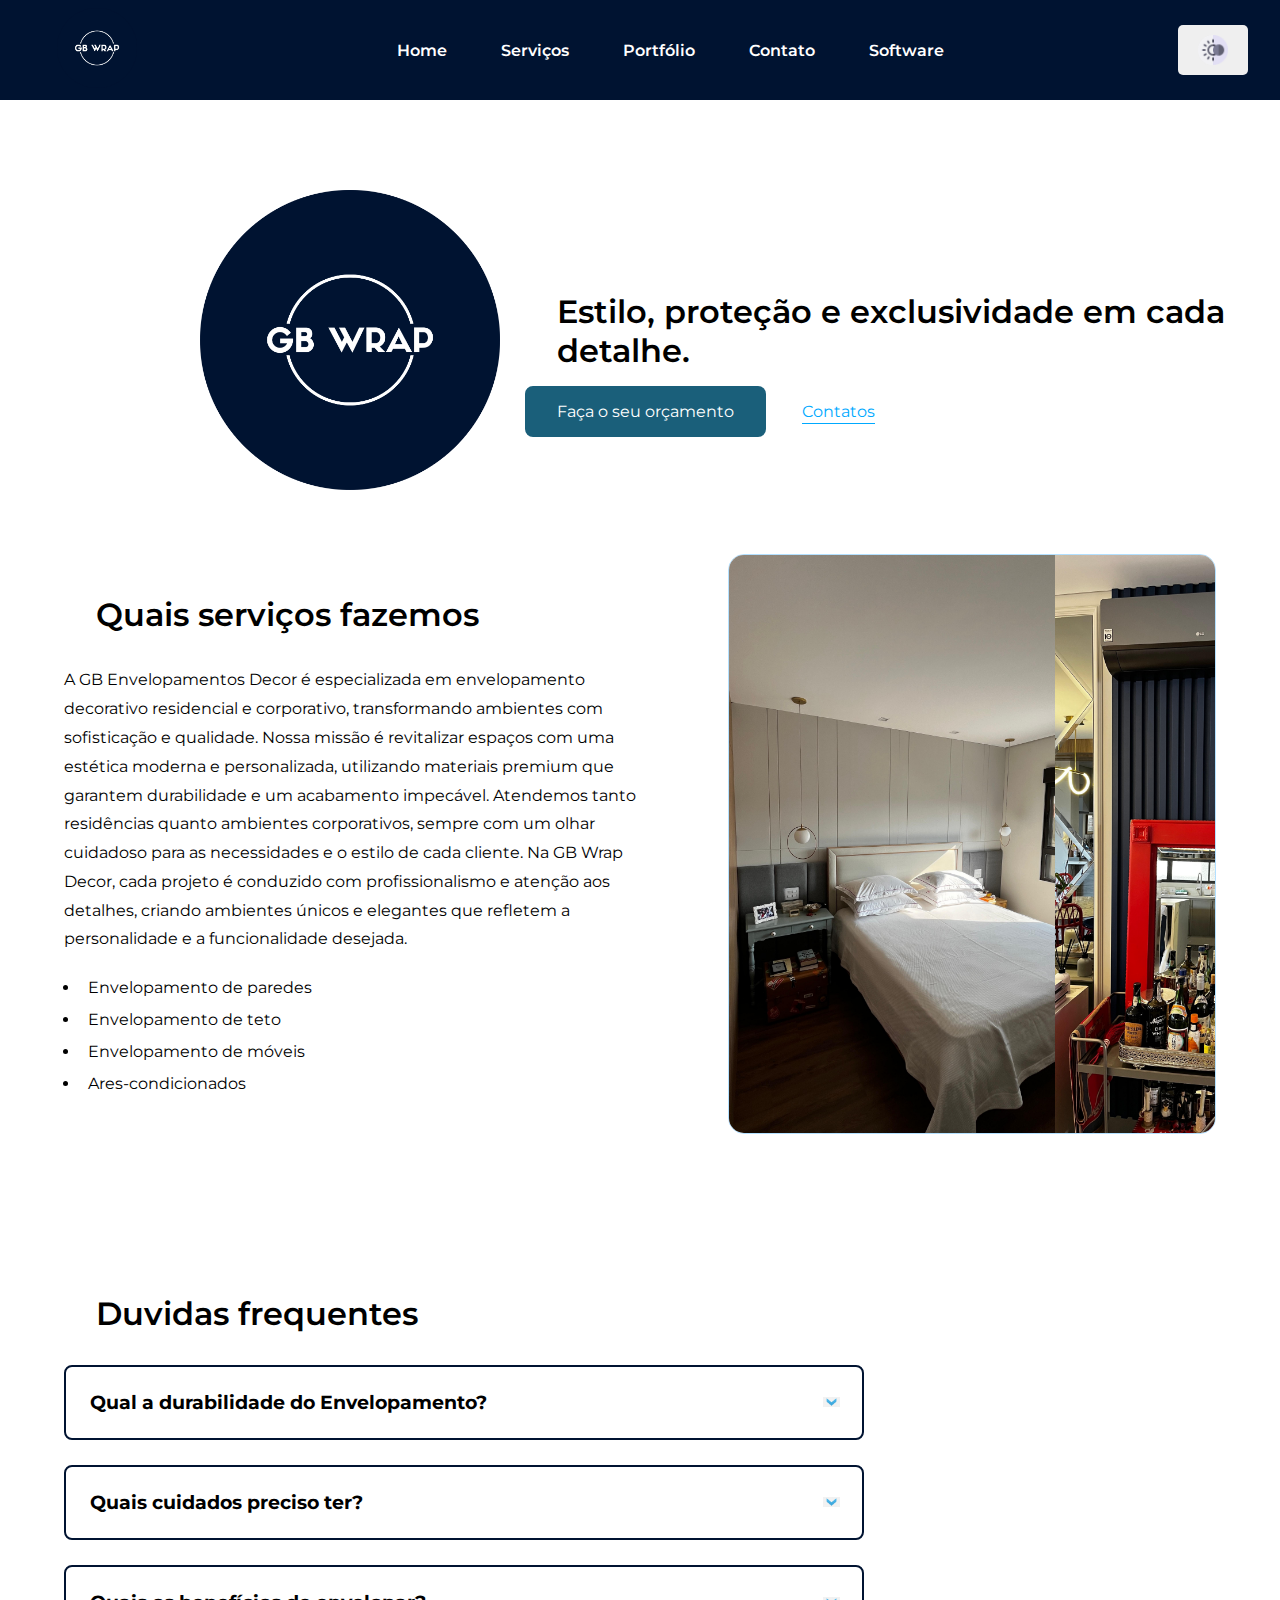
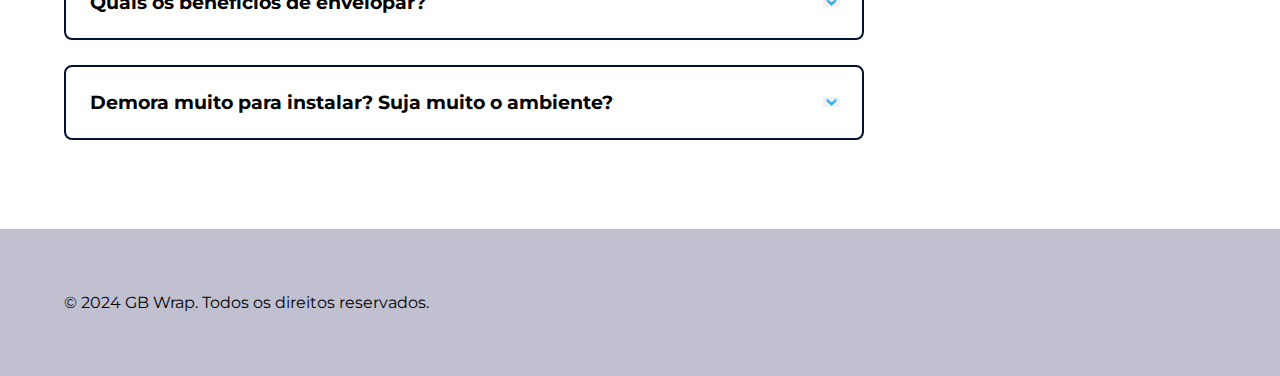
<file: index.html>
<!DOCTYPE html>
<html>
  <head>
    <title>Home</title>
    <meta
      name="description"
      content="Make sure your beloved pet enjoys a long and joyful life."
    />

    <link rel="stylesheet" href="../css/styles.css" />
    <link rel="preconnect" href="https://fonts.googleapis.com" />
    <link rel="preconnect" href="https://fonts.gstatic.com" crossorigin />
    <link
      href="https://fonts.googleapis.com/css2?family=Montserrat:wght@400;600&display=swap"
      rel="stylesheet"
    />
  </head>

  <body>
    <header>
      <a href="index.html">
        <img
          class="logohe"
          src="./imagens/LOGO GB WRAP - AZUL.png"
          alt="GB logo"
        />
      </a>

      <nav>
        <a href="index.html" class="active">Home</a>
        <a href="./paginas/servicos.html">Serviços</a>
        <a href="./paginas/portifolio.html">Portfólio</a>
        <a href="./paginas/contato.html">Contato</a>
        <a href="./paginas/software.html">Software</a>
      </nav>
      <button class="toggle-button" onclick="toggleScheme()">
        <img src="../assets/5262027.png" alt="" />
      </button>
    </header>

    <main>
      <section id="home">
        <img
          id="main-logo"
          class="logo"
          src="./imagens/LOGO GB WRAP - AZUL.png"
          alt=""
          width="300"
          height="300"
        />

        <div>
          <h1>Estilo, proteção e exclusividade em cada detalhe.</h1>
          <a class="button" href="https://wa.me/5511998116279" target="_blank"
            >Faça o seu orçamento</a
          >
          <a class="button-transparent" href="/paginas/contato.html"
            >Contatos</a
          >
        </div>

        <img class="absolute" src="./imagens/shape.png" alt="" />
      </section>

      <section id="shop-cv">
        <div>
          <h2>Quais serviços fazemos</h2>
          <p class="paragraph">
            A GB Envelopamentos Decor é especializada em envelopamento
            decorativo residencial e corporativo, transformando ambientes com
            sofisticação e qualidade. Nossa missão é revitalizar espaços com uma
            estética moderna e personalizada, utilizando materiais premium que
            garantem durabilidade e um acabamento impecável. Atendemos tanto
            residências quanto ambientes corporativos, sempre com um olhar
            cuidadoso para as necessidades e o estilo de cada cliente. Na GB
            Wrap Decor, cada projeto é conduzido com profissionalismo e atenção
            aos detalhes, criando ambientes únicos e elegantes que refletem a
            personalidade e a funcionalidade desejada.
          </p>

          <ul>
            <li>Envelopamento de paredes</li>
            <li>Envelopamento de teto</li>
            <li>Envelopamento de móveis</li>
            <li>Ares-condicionados</li>
          </ul>
        </div>
        <div class="carrossel">
          <div class="container" id="img-div">
            <img class="img-e" src="./imagens/carrossel-1.jpeg" alt="img-1" />
            <img class="img-e" src="./imagens/carrossel-2.jpeg" alt="img-2" />
            <img class="img-e" src="./imagens/carrossel-3.jpeg" alt="img-3" />
            <img class="img-e" src="./imagens/carrossel-4.jpeg" alt="img-4" />
            <img class="img-e" src="./imagens/carrossel-5.jpeg" alt="img-5" />
            <img class="img-e" src="./imagens/carrossel-6.jpeg" alt="img-6" />
            <img class="img-e" src="./imagens/carrossel-7.jpeg" alt="img-7" />
            <img class="img-e" src="./imagens/carrossel-8.jpeg" alt="img-8" />
            <img class="img-e" src="./imagens/carrossel-9.jpeg" alt="img-9" />
            <img class="img-e" src="./imagens/carrossel-10.jpeg" alt="img-10" />
          </div>
        </div>
      </section>

      <section id="duvidas">
        <div>
          <h2>Duvidas frequentes</h2>

          <div class="duvida">
            <h3>Qual a durabilidade do Envelopamento?</h3>
            <img height="10" width="17" src="./imagens/arrow-down.png" alt="" />
            <p class="paragraph">
              A durabilidade dos adesivos varia conforme os cuidados e exposição
              à intempéries. Em ficha técnica, o adesivo dura até 8 anos. Em um
              cenário onde o adesivo não vai ficar exposto e não receber muito
              contato, igual em uma parede por exemplo, imagino uma durabilidade
              superior à 8 anos.
            </p>
          </div>
          <div class="duvida">
            <h3>Quais cuidados preciso ter?</h3>
            <img height="10" width="17" src="./imagens/arrow-down.png" alt="" />
            <p class="paragraph">
              Antes de aplicar o adesivo: Recomendamos que a superfície esteja
              limpa, lisa e livre de infiltrações. Após a aplicação: O adesivo é
              resistente e impermeável, mas recomendamos evitar atritos que
              possam rasgá-lo ou cortá-lo. Ele não impregna sujeira, e a limpeza
              pode ser feita facilmente com um pano úmido, sem risco de danos.
            </p>
          </div>
          <div class="duvida">
            <h3>Quais os benefícios de envelopar?</h3>
            <img height="10" width="17" src="./imagens/arrow-down.png" alt="" />
            <p class="paragraph">
              O envelopamento decorativo pode ter um custo inicial mais alto que
              a pintura por exemplo, mas compensa pela durabilidade superior e
              pelo acabamento sofisticado. Além de oferecer um visual mais
              moderno e personalizado, o adesivo protege a superfície, é de
              fácil manutenção e evita retoques frequentes, garantindo um
              investimento que vale a pena a longo prazo.
            </p>
          </div>
          <div class="duvida">
            <h3>Demora muito para instalar? Suja muito o ambiente?</h3>
            <img height="10" width="17" src="./imagens/arrow-down.png" alt="" />
            <p class="paragraph">
              O envelopamento decorativo é instalado de forma rápida e prática,
              dependendo da área aplicada. Diferente da pintura, ele não faz
              sujeira, não deixa cheiro forte e o ambiente pode ser usado
              imediatamente após a aplicação, tornando-se uma opção muito mais
              conveniente.
            </p>
          </div>
        </div>
      </section>
    </main>
    <footer>
      <p>&copy; 2024 GB Wrap. Todos os direitos reservados.</p>
    </footer>
    <script src="./scripts/script.js"></script>
  </body>
</html>
</file>
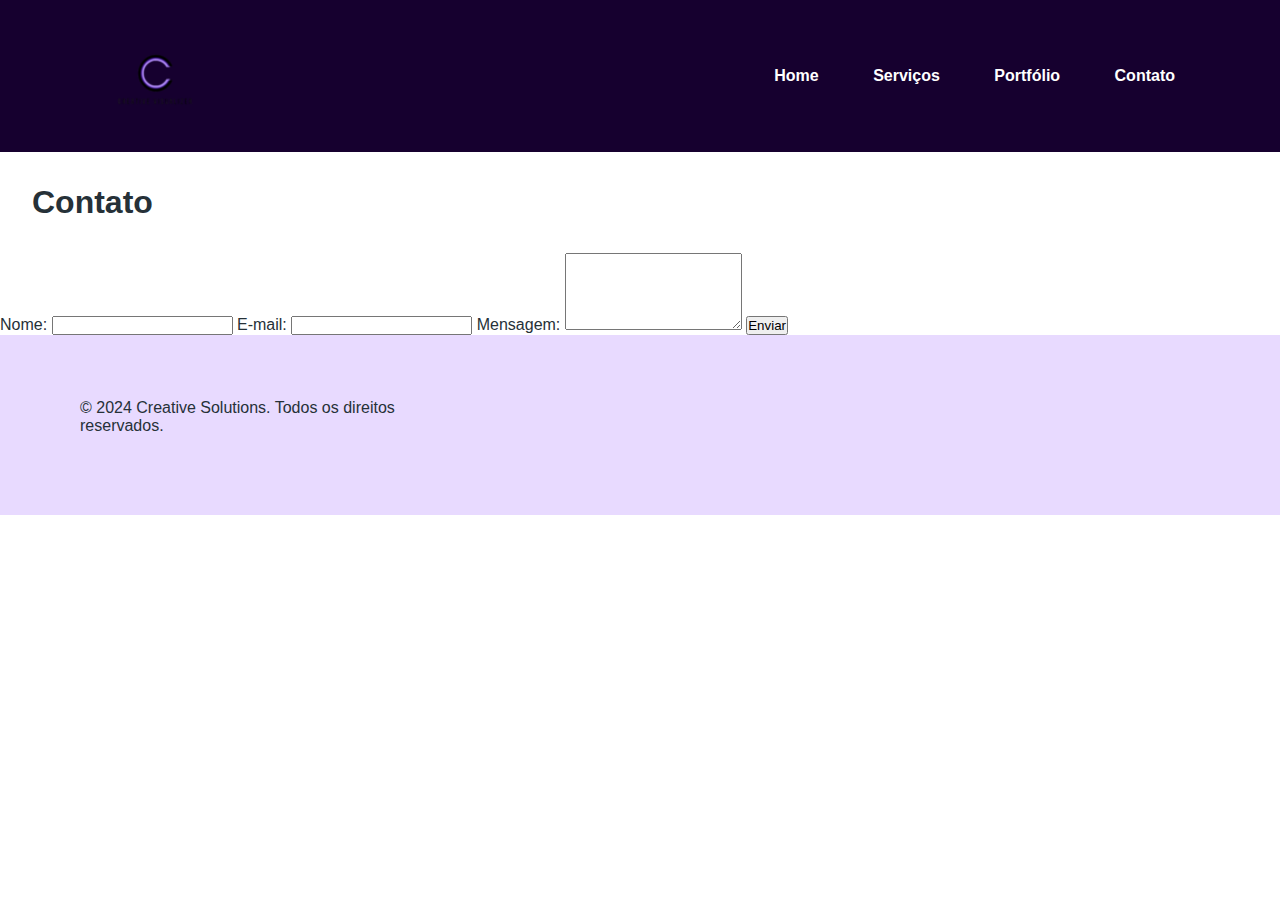
<file: contato.html>
<!DOCTYPE html>
<html lang="pt-BR">
<head>
    <meta charset="UTF-8">
    <meta name="viewport" content="width=device-width, initial-scale=1.0">
    <title>Contato - Creative Solutions</title>
    <link rel="stylesheet" href="index.css">
</head>
<body>
    <header>
        <a href="index.html">
            <img src="images-loja/logo_cv_small.png" alt="CV logo">
        </a>
        <nav>
            <a href="index.html">Home</a>
            <a href="servicos.html">Serviços</a>
            <a href="portifolio.html">Portfólio</a>
            <a href="contato.html">Contato</a>
        </nav>
    </header>
    <main>
        <section id="form-contato">
            <h1>Contato</h1>
            <form id="contact-form">
                <label for="name">Nome:</label>
                <input type="text" id="name" name="name" required>

                <label for="email">E-mail:</label>
                <input type="email" id="email" name="email" required>

                <label for="message">Mensagem:</label>
                <textarea id="message" name="message" rows="5" required></textarea>

                <button type="submit">Enviar</button>
            </form>
        </section>
    </main>
    <footer>
        <p>&copy; 2024 Creative Solutions. Todos os direitos reservados.</p>
    </footer>
    <script>
        const form = document.getElementById('contact-form');
        form.addEventListener('submit', (e) => {
            e.preventDefault();
            const name = document.getElementById('name').value;
            const email = document.getElementById('email').value;
            const message = document.getElementById('message').value;
            window.location.href = `mailto:contato@creative.com?subject=Contato de ${name}&body=${message} (Email: ${email})`;
        });
    </script>
</body>
</html>
</file>
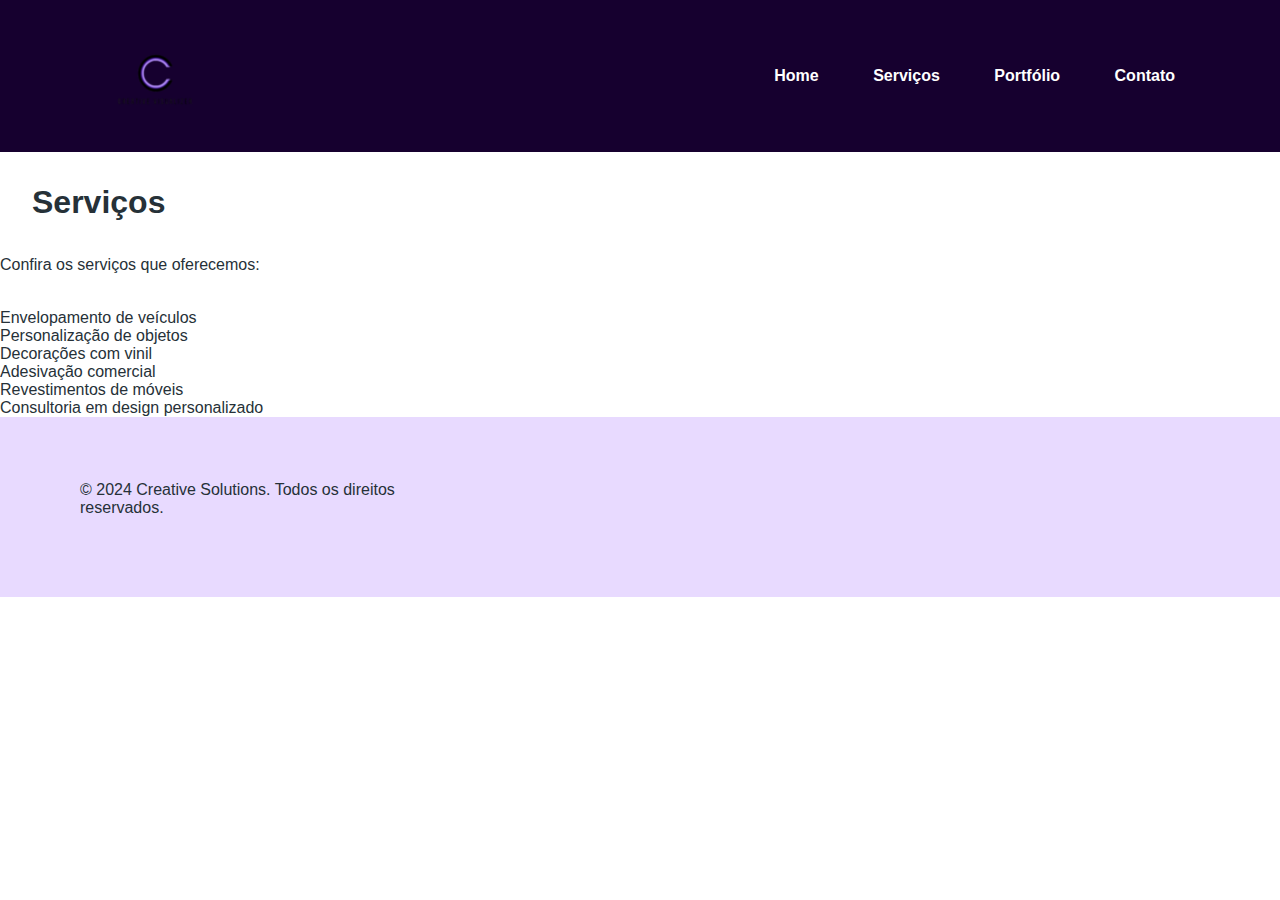
<file: servicos.html>
<!DOCTYPE html>
<html lang="pt-BR">
<head>
    <meta charset="UTF-8">
    <meta name="viewport" content="width=device-width, initial-scale=1.0">
    <title>Serviços - Creative Solutions</title>
    <link rel="stylesheet" href="index.css">
</head>
<body>
    <header>
        <a href="index.html">
            <img src="images-loja/logo_cv_small.png" alt="CV logo">
        </a>
        <nav>
            <a href="index.html">Home</a>
            <a href="servicos.html">Serviços</a>
            <a href="portifolio.html">Portfólio</a>
            <a href="contato.html">Contato</a>
        </nav>
    </header>
    <main>
        <section>
            <h1>Serviços</h1>
            <p class="paragraph">Confira os serviços que oferecemos:</p>
            <ul>
                <li>Envelopamento de veículos</li>
                <li>Personalização de objetos</li>
                <li>Decorações com vinil</li>
                <li>Adesivação comercial</li>
                <li>Revestimentos de móveis</li>
                <li>Consultoria em design personalizado</li>
            </ul>
        </section>
    </main>
    <footer>
        <p>&copy; 2024 Creative Solutions. Todos os direitos reservados.</p>
    </footer>
</body>
</html>
</file>
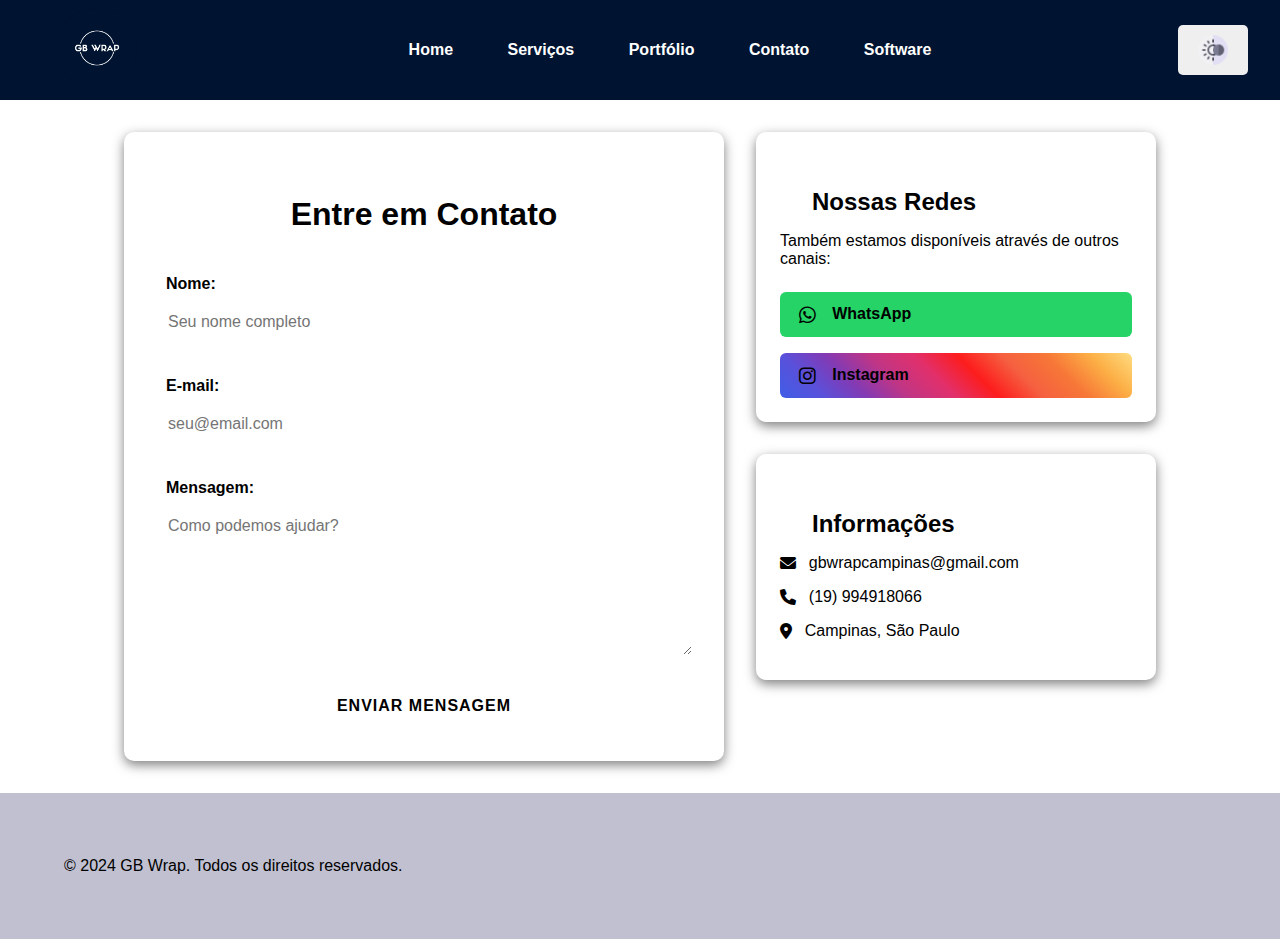
<file: paginas/contato.html>
<!DOCTYPE html>
<html lang="pt-BR">
  <head>
    <meta charset="UTF-8" />
    <meta name="viewport" content="width=device-width, initial-scale=1.0" />
    <title>Contato</title>
    <link rel="stylesheet" href="../css/styles.css" />
    <link rel="stylesheet" href="../css/formContato.css" />
    <link
      rel="stylesheet"
      href="https://cdnjs.cloudflare.com/ajax/libs/font-awesome/6.0.0-beta3/css/all.min.css"
    />
  </head>
  <body>
    <header>
      <a href="index.html">
        <img
          class="logohe"
          src="/imagens/LOGO GB WRAP - AZUL.png"
          alt="CV logo"
        />
      </a>
      <nav>
        <a href="../index.html">Home</a>
        <a href="servicos.html">Serviços</a>
        <a href="portifolio.html">Portfólio</a>
        <a href="contato.html" class="active">Contato</a>
        <a href="software.html">Software</a>
      </nav>
      <button class="toggle-button" onclick="toggleScheme()">
        <img src="/assets/5262027.png" alt="Toggle dark/light mode" />
      </button>
    </header>
    <main class="contact-container">
      <section id="form-contato">
        <h1>Entre em Contato</h1>
        <form
          id="contact-form"
          action="formsubmit.co/gubertuzzi@gmail.com"
          method="POST"
        >
          <div class="form-group">
            <label for="name">Nome:</label>
            <input
              type="text"
              id="name"
              name="name"
              required
              placeholder="Seu nome completo"
            />
          </div>

          <div class="form-group">
            <label for="email">E-mail:</label>
            <input
              type="email"
              id="eemail"
              name="email"
              required
              placeholder="seu@email.com"
            />
          </div>

          <div class="form-group">
            <label for="message">Mensagem:</label>
            <textarea
              id="message"
              name="message"
              rows="5"
              required
              placeholder="Como podemos ajudar?"
            ></textarea>
          </div>

          <button type="submit" class="btn-submit">Enviar Mensagem</button>
        </form>
      </section>

      <section class="contact-methods">
        <div class="social-media">
          <h2>Nossas Redes</h2>
          <p>Também estamos disponíveis através de outros canais:</p>

          <div class="social-links">
            <a href="https://wa.me/5519994918066" class="social-link whatsapp">
              <i class="fab fa-whatsapp"></i>
              <span>WhatsApp</span>
            </a>

            <a
              href="https://www.instagram.com/gb_envelopamentos/"
              class="social-link instagram"
            >
              <i class="fab fa-instagram"></i>
              <span>Instagram</span>
            </a>
          </div>
        </div>

        <div class="contact-info">
          <h2>Informações</h2>
          <p><i class="fas fa-envelope"></i> gbwrapcampinas@gmail.com</p>
          <p><i class="fas fa-phone"></i> (19) 994918066</p>
          <p><i class="fas fa-map-marker-alt"></i> Campinas, São Paulo</p>
        </div>
      </section>
    </main>
    <footer>
      <p>&copy; 2024 GB Wrap. Todos os direitos reservados.</p>
    </footer>
    <script src="../scripts/script.js"></script>
  </body>
</html>
</file>
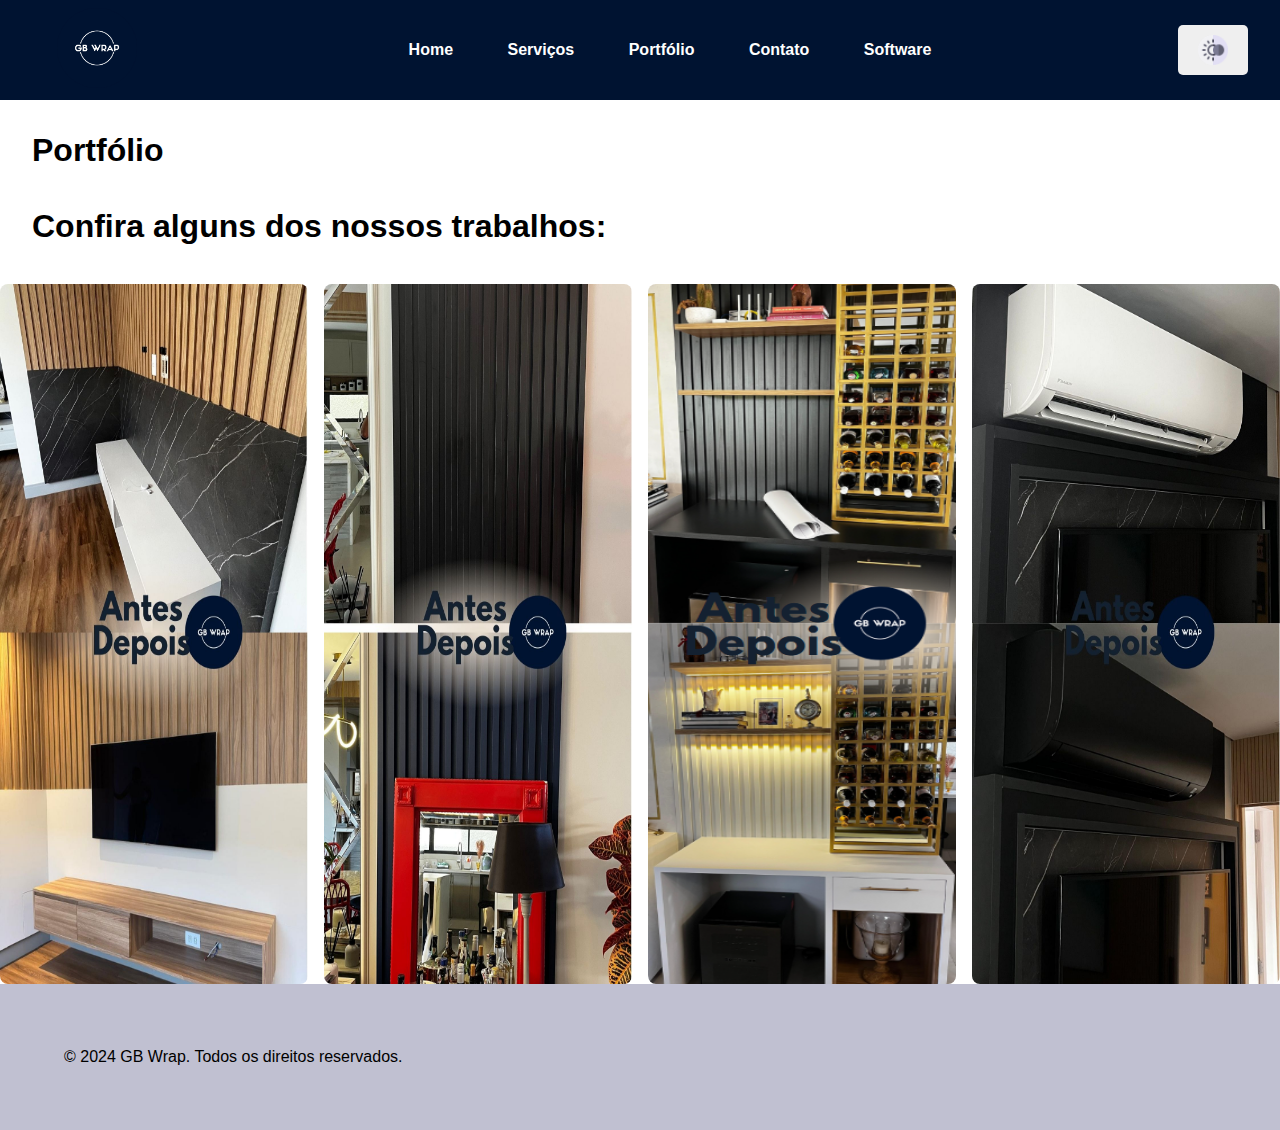
<file: paginas/portifolio.html>
<!DOCTYPE html>
<html lang="pt-BR">
  <head>
    <meta charset="UTF-8" />
    <meta name="viewport" content="width=device-width, initial-scale=1.0" />
    <title>Portfólio</title>
    <link rel="stylesheet" href="../css/styles.css" />
  </head>
  <body>
    <header>
      <a href="index.html">
        <img
          class="logohe"
          src="/imagens/LOGO GB WRAP - AZUL.png"
          alt="CV logo"
        />
      </a>
      <nav>
        <a href="../index.html">Home</a>
        <a href="servicos.html">Serviços</a>
        <a href="portifolio.html" class="active">Portfólio</a>
        <a href="contato.html">Contato</a>
        <a href="software.html">Software</a>
      </nav>
      <button class="toggle-button" onclick="toggleScheme()">
        <img src="/assets/5262027.png" alt="" />
      </button>
    </header>
    <main>
      <section>
        <h1>Portfólio</h1>
        <h2 class="paragraph">Confira alguns dos nossos trabalhos:</h2>

        <div class="portifolio-gallery">
          <img
            src="../imagens/AD PAINEL.jpg"
            alt="Trabalho 1"
            width="300"
            height="700"
          />
          <img
            src="../imagens/AD RIP.jpg"
            alt="Trabalho 2"
            width="300"
            height="700"
          />
          <img
            src="../imagens/AD BALC.png"
            alt="Trabalho 3"
            width="300"
            height="700"
          />
          <img
            src="../imagens/AD AR.jpg"
            alt="Trabalho 4"
            width="300"
            height="700"
          />
        </div>
      </section>
    </main>
    <footer>
      <p>&copy; 2024 GB Wrap. Todos os direitos reservados.</p>
    </footer>

    <script src="../scripts/script.js"></script>
  </body>
</html>
</file>
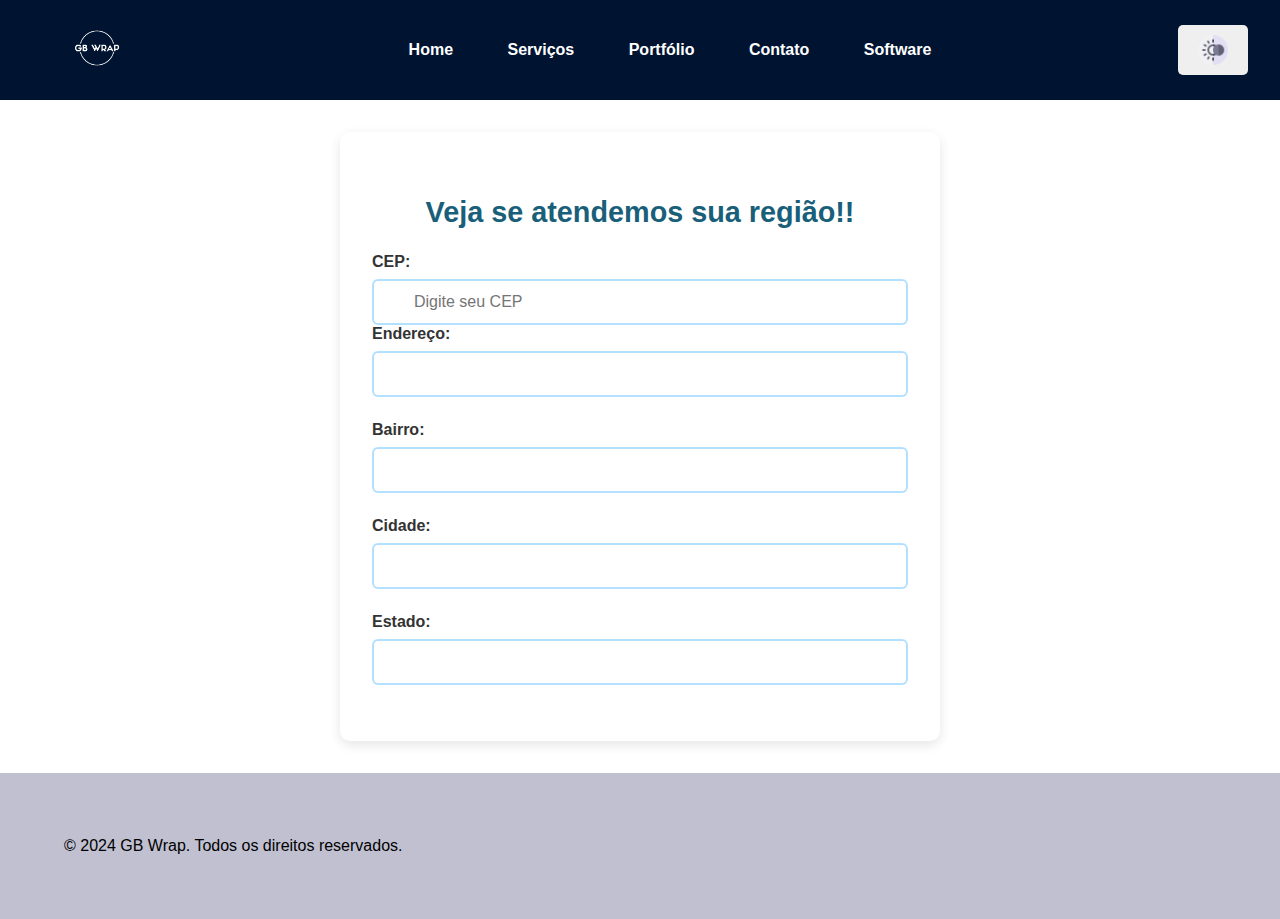
<file: paginas/servicos.html>
<!DOCTYPE html>
<html lang="pt-BR">
  <head>
    <meta charset="UTF-8" />
    <meta name="viewport" content="width=device-width, initial-scale=1.0" />
    <title>Serviços</title>
    <link rel="stylesheet" href="../css/styles.css" />
    <link rel="stylesheet" href="../css/formCep.css" />
    <script></script>
  </head>
  <body>
    <header>
      <a href="index.html">
        <img
          class="logohe"
          src="/imagens/LOGO GB WRAP - AZUL.png"
          alt="CV logo"
        />
      </a>
      <nav>
        <a href="../index.html">Home</a>
        <a href="servicos.html" class="active">Serviços</a>
        <a href="portifolio.html">Portfólio</a>
        <a href="contato.html">Contato</a>
        <a href="software.html">Software</a>
      </nav>
      <button class="toggle-button" onclick="toggleScheme()">
        <img src="/assets/5262027.png" alt="" />
      </button>
    </header>
    <main>
      <section class="formregiao">
        <h2>Veja se atendemos sua região!!</h2>
        
        <div class="form-group cep-input">
          <label for="cep">CEP:</label>
          <input
            type="text"
            id="cep"
            name="cep"
            maxlength="9"
            onblur="onCepBlur(event)"
            placeholder="Digite seu CEP"
          />
        
        <div class="form-group">
            <label for="endereco">Endereço:</label>
            <input type="text" id="endereco" readonly>
        </div>
        
        <div class="form-group">
            <label for="bairro">Bairro:</label>
            <input type="text" id="bairro" readonly>
        </div>
        
        <div class="form-group">
            <label for="cidade">Cidade:</label>
            <input type="text" id="cidade" readonly>
        </div>
        
        <div class="form-group">
            <label for="estado">Estado:</label>
            <input type="text" id="estado" readonly>
        </div>

        <p
            id="mensagem"
            style="display: none; margin-top: 10px; font-weight: bold"
          ></p>
    </section>
    </main>
    <footer>
      <p>&copy; 2024 GB Wrap. Todos os direitos reservados.</p>
    </footer>

    <script src="../scripts/script.js"></script>
  </body>
</html>
</file>
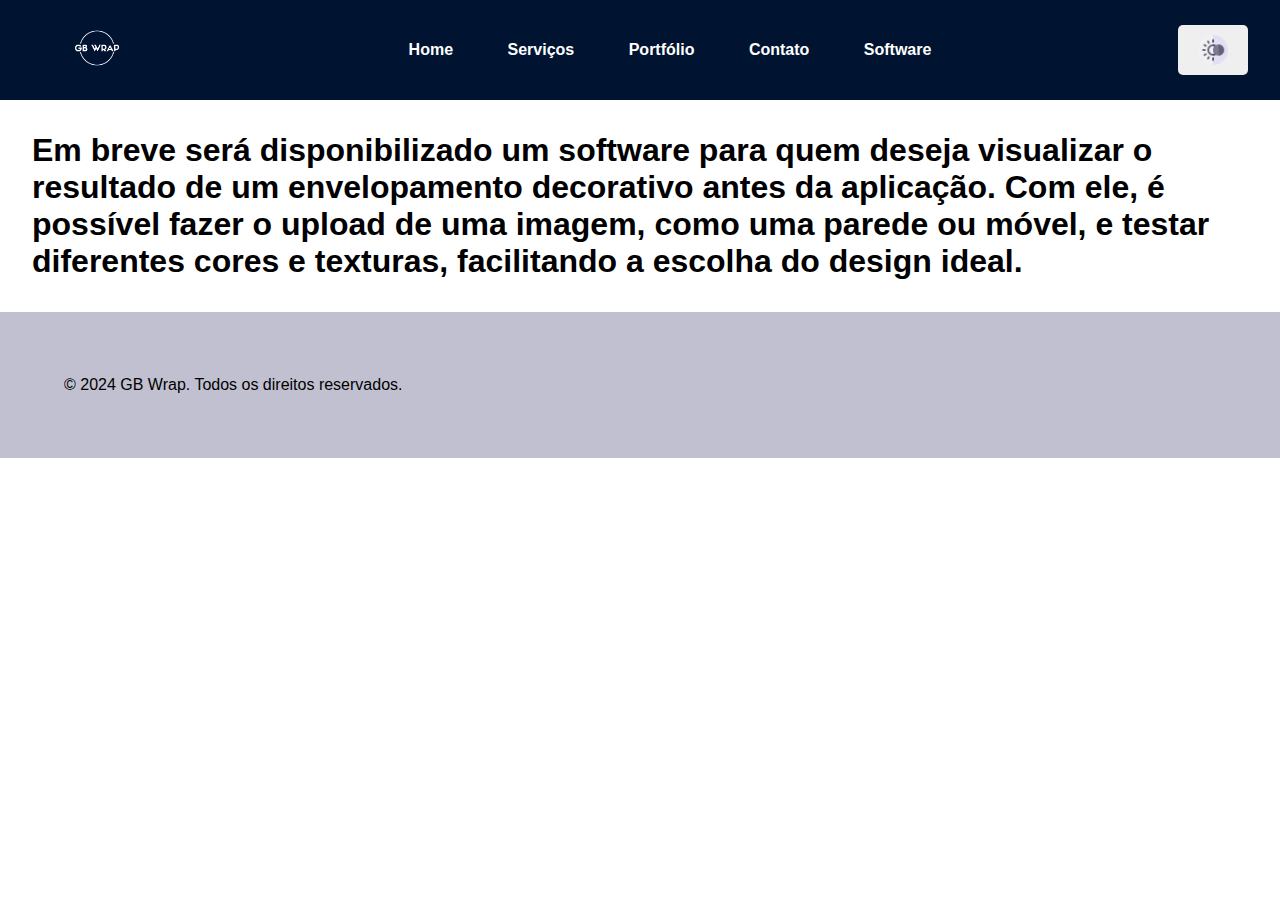
<file: paginas/software.html>
<!DOCTYPE html>
<html lang="pt-BR">
  <head>
    <meta charset="UTF-8" />
    <meta name="viewport" content="width=device-width, initial-scale=1.0" />
    <title>Portfólio - Creative Solutions</title>
    <link rel="stylesheet" href="../css/styles.css" />
  </head>
  <body>
    <header>
      <a href="index.html">
        <img
          class="logohe"
          src="/imagens/LOGO GB WRAP - AZUL.png"
          alt="CV logo"
        />
      </a>
      <nav>
        <a href="../index.html">Home</a>
        <a href="./servicos.html">Serviços</a>
        <a href="./portifolio.html">Portfólio</a>
        <a href="./contato.html">Contato</a>
        <a href="software.html" class="active">Software</a>
      </nav>
      <button class="toggle-button" onclick="toggleScheme()">
        <img src="/assets/5262027.png" alt="" />
      </button>
    </header>
    <main>
      <section>
        <h1>
          Em breve será disponibilizado um software para quem deseja visualizar
          o resultado de um envelopamento decorativo antes da aplicação. Com
          ele, é possível fazer o upload de uma imagem, como uma parede ou
          móvel, e testar diferentes cores e texturas, facilitando a escolha do
          design ideal.
        </h1>
      </section>
    </main>
    <footer>
      <p>&copy; 2024 GB Wrap. Todos os direitos reservados.</p>
    </footer>
    <script src="../scripts/script.js"></script>
  </body>
</html>
</file>
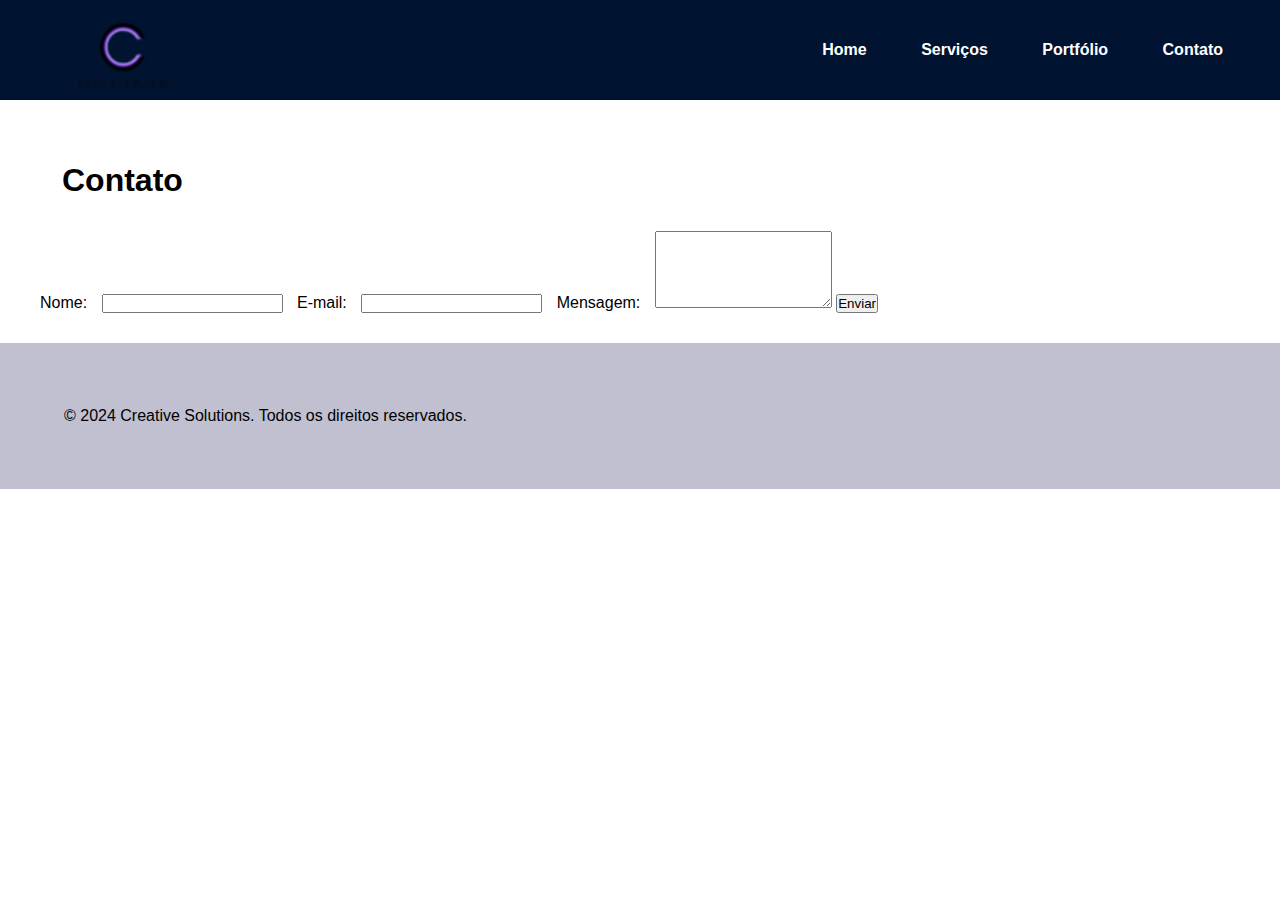
<file: src/contato.html>
<!DOCTYPE html>
<html lang="pt-BR">
<head>
    <meta charset="UTF-8">
    <meta name="viewport" content="width=device-width, initial-scale=1.0">
    <title>Contato - Creative Solutions</title>
    <link rel="stylesheet" href="../css/styles.css">
</head>
<body>
    <header>
        <a href="index.html">
            <img src="../assets/images-loja/logo_cv_small.png" alt="CV logo">
        </a>
        <nav>
            <a href="index.html">Home</a>
            <a href="servicos.html">Serviços</a>
            <a href="portifolio.html">Portfólio</a>
            <a href="contato.html">Contato</a>
        </nav>
    </header>
    <main>
        <section id="form-contato">
            <h1>Contato</h1>
            <form id="contact-form">
                <label for="name">Nome:</label>
                <input type="text" id="name" name="name" required>

                <label for="email">E-mail:</label>
                <input type="email" id="email" name="email" required>

                <label for="message">Mensagem:</label>
                <textarea id="message" name="message" rows="5" required></textarea>

                <button type="submit">Enviar</button>
            </form>
        </section>
    </main>
    <footer>
        <p>&copy; 2024 Creative Solutions. Todos os direitos reservados.</p>
    </footer>
    <script>
        const form = document.getElementById('contact-form');
        form.addEventListener('submit', (e) => {
            e.preventDefault();
            const name = document.getElementById('name').value;
            const email = document.getElementById('email').value;
            const message = document.getElementById('message').value;
            window.location.href = `mailto:contato@creative.com?subject=Contato de ${name}&body=${message} (Email: ${email})`;
        });
    </script>
</body>
</html>
</file>
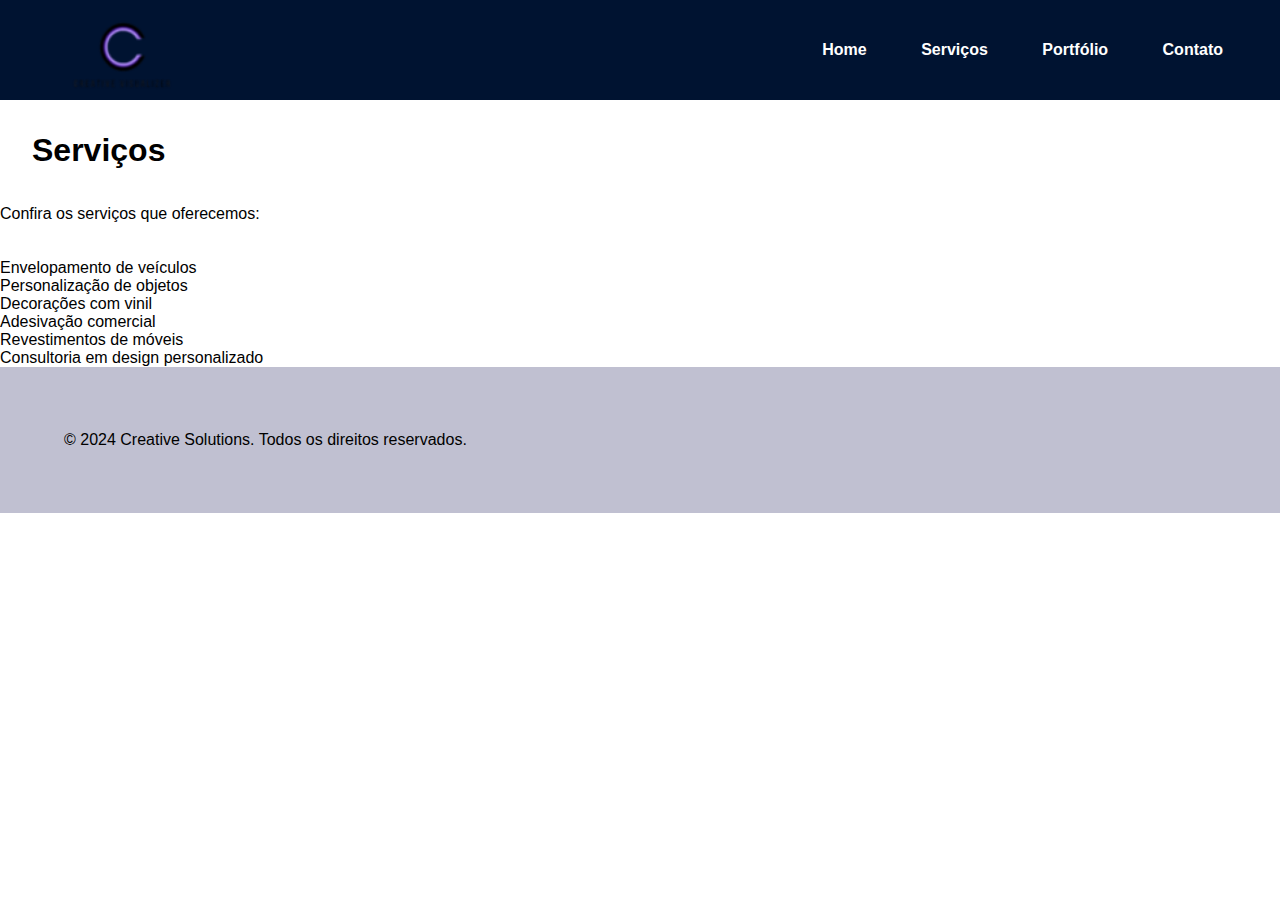
<file: src/servicos.html>
<!DOCTYPE html>
<html lang="pt-BR">
<head>
    <meta charset="UTF-8">
    <meta name="viewport" content="width=device-width, initial-scale=1.0">
    <title>Serviços - Creative Solutions</title>
    <link rel="stylesheet" href="../css/styles.css">
</head>
<body>
    <header>
        <a href="index.html">
            <img src="../assets/images-loja/logo_cv_small.png" alt="CV logo">
        </a>
        <nav>
            <a href="index.html">Home</a>
            <a href="servicos.html">Serviços</a>
            <a href="portifolio.html">Portfólio</a>
            <a href="contato.html">Contato</a>
        </nav>
    </header>
    <main>
        <section>
            <h1>Serviços</h1>
            <p class="paragraph">Confira os serviços que oferecemos:</p>
            <ul>
                <li>Envelopamento de veículos</li>
                <li>Personalização de objetos</li>
                <li>Decorações com vinil</li>
                <li>Adesivação comercial</li>
                <li>Revestimentos de móveis</li>
                <li>Consultoria em design personalizado</li>
            </ul>
        </section>
    </main>
    <footer>
        <p>&copy; 2024 Creative Solutions. Todos os direitos reservados.</p>
    </footer>
</body>
</html>
</file>
<file: css/styles.css>
* {
  box-sizing: border-box;
  font-family: "Montserrat", sans-serif;
  margin: 0;
  padding: 0;
}

body {
  margin: 0;
  font-family: "Montserrat", sans-serif;
  transition: background-color 0.3s, color 0.3s;
}

body.light {
  background-color: #ffffff;
  color: #000000;
}

body.dark {
  background-color: #000000;
  color: #ffffff;
}

.display-off {
  display: none;
}

.toggle-button {
  display: flex;
  padding: 10px 20px;
  cursor: pointer;
  border: none;
  border-radius: 5px;
  z-index: 1000;
}

button img {
  width: 30px;
  height: 30px;
}

header {
  background-color: #001331;
  display: flex;
  align-items: center;
  justify-content: space-between;
  padding: 1rem 2rem;
  height: 100px;
  box-sizing: border-box;
  width: 100%;
  position: relative;
}

header a {
  color: #ffffff;
  font-weight: 600;
  padding: 0 25px;
  text-decoration: none;
}

header a img {
  width: 130px;
}

#home {
  display: flex;
  align-items: center;
  gap: 25px;
  position: relative;
  padding-top: 90px;
  padding-left: 200px;
}

h1,
h2 {
  font-weight: 600;
  font-size: 32px;
  margin: 32px;
}

.paragraph {
  max-height: none; /* ALTERAÇÃO: removi a altura fixa */
  line-height: 1.6; /* ALTERAÇÃO: ajuste para 1.6 */
  margin-bottom: 32px;
}

.button {
  background-color: #1a5f7a;
  border-radius: 8px;
  color: #ffffff;
  padding: 16px 32px;
  text-decoration: none;
}

.button-transparent {
  background-color: transparent;
  color: #00a9ff;
  padding: 16px 32px;
  text-underline-offset: 4px;
  text-underline-offset: 6px;
}

.absolute {
  position: absolute;
  bottom: 0;
  left: 0;
  width: 100%;
  z-index: -1000;
  display: none;
}

#shop-cv,
#duvidas,
footer {
  display: flex;
  align-items: center;
  gap: 64px;
  padding: 64px;
}

#shop-cv li {
  margin-bottom: 16px;
  margin-left: 32px;
  padding-left: 0.5rem; /* ALTERAÇÃO: recuo para marcadores */
}

#pharmacy {
  padding: 64px, 80px;
  text-align: center;
  background-color: #1a5f7a;
  padding-top: 80px;
  padding-bottom: 80px;
}

#pharmacy img {
  margin: 64px, auto;
}

#pharmacy .paragraph {
  max-width: 950px;
  margin: 0 auto;
}

.duvida {
  position: relative;
  width: 800px;
}

.duvida h3 {
  border: 2px solid #001331;
  border-radius: 8px;
  cursor: pointer;
  padding: 24px;
}

.duvida img {
  position: absolute;
  top: 32px;
  right: 24px;
}

.duvida p {
  border-right: 1px solid #001331;
  border-bottom: 1px solid #001331;
  border-left: 1px solid #001331;
  border-radius: 0 0 8px 8px;
  margin-top: -8px;
  padding: 0 24px;
  height: 0;
  overflow: hidden;
  opacity: 0;
  transition: 0.6s;
}

.duvida.ativa p {
  height: 150px;
  opacity: 1;
  padding: 24px;
}

.duvida.ativa img {
  rotate: 270deg;
}

footer {
  background-color: rgba(5, 4, 70, 0.25);
  justify-content: space-between;
}

.logohe {
  max-height: 80px;
  width: auto;
  object-fit: contain;
}

#copyright {
  background-color: #263138;
  color: #ffffff;
  padding: 24px;
  text-align: center;
}

#copyright a {
  color: #001331;
}

.portifolio-gallery {
  display: grid;
  grid-template-columns: repeat(auto-fit, minmax(200px, 1fr));
  gap: 16px;
  margin-top: 32px;
}

.portifolio-gallery img {
  width: 100%;
  border-radius: 8px;
}

#form-contato {
  display: grid;
  width: 297px;
  min-width: max-content;
  padding: 30px;
}

#form-contato label {
  margin: 10px;
}

.carrossel {
  overflow: hidden;
  width: 580px;
  height: 580px;
  border: 1px solid #b3e0ff;
  border-radius: 1rem;
}

.container {
  display: flex;
  transition: transform 0.5s ease-in-out;
  transform: translateX(0);
  box-shadow: 0 4px 8px rgba(0, 0, 0, 0.5);
}

.img-e {
  object-fit: cover;
  width: 580px;
  height: 580px;
}

/* [Todo o seu CSS original permanece aqui] */

/* APENAS ESTE BLOCO FOI ADICIONADO */
#shop-cv > div {
  max-width: 600px;
}

#shop-cv .paragraph {
  line-height: 1.8;
  margin-bottom: 1.5rem;
}

#shop-cv ul {
  margin-top: 1.5rem;
  margin-bottom: 2rem;
}

#shop-cv li {
  margin-bottom: 0.8rem;
  padding-left: 0.5rem;
  margin-left: 1rem;
}

/* Estilo para a seção de verificação de região */
.formregiao {
  max-width: 600px;
  margin: 2rem auto;
  padding: 2rem;
  background-color: #fff;
  border-radius: 10px;
  box-shadow: 0 4px 12px rgba(0, 0, 0, 0.1);
  font-family: "Montserrat", sans-serif;
}

.formregiao h2 {
  color: #1a5f7a;
  font-size: 1.8rem;
  margin-bottom: 1.5rem;
  text-align: center;
  font-weight: 600;
}

.formregiao .form-group {
  margin-bottom: 1.5rem;
}

.formregiao label {
  display: block;
  margin-bottom: 0.5rem;
  color: #333;
  font-weight: 600;
  font-size: 1rem;
}

.formregiao input {
  width: 100%;
  padding: 12px;
  border: 2px solid #b3e0ff;
  border-radius: 6px;
  font-size: 1rem;
  transition: all 0.3s ease;
}

.formregiao input:focus {
  border-color: #1a5f7a;
  outline: none;
  box-shadow: 0 0 0 3px rgba(26, 95, 122, 0.2);
}

.formregiao .cep-input {
  position: relative;
}

.formregiao .cep-input input {
  padding-left: 40px;
}

.formregiao .cep-input::before {
  position: absolute;
  left: 12px;
  top: 50%;
  transform: translateY(-50%);
  font-size: 1.2rem;
}

/* Responsividade */
@media (max-width: 768px) {
  .formregiao {
    padding: 1.5rem;
    margin: 1rem;
  }

  .formregiao h2 {
    font-size: 1.5rem;
  }
}

/* Dark mode adaptation */
body.dark .formregiao {
  background-color: #1e293b;
  color: #f8fafc;
}

body.dark .formregiao label {
  color: #f8fafc;
}

body.dark .formregiao input {
  background-color: #334155;
  border-color: #475569;
  color: #f8fafc;
}

body.dark .formregiao footer {
  color: #94a3b8;
  border-top-color: #334155;
}
</file>
<file: index.css>
* {
  box-sizing: border-box;
  font-family: "Montserrat", sans-serif;
  margin: 0;
  padding: 0;
}

body {
  color: #263138;
}

header {
  background-color: #16002f;
  display: flex;
  align-items: center;
  justify-content: space-between;
  padding-left: 80px;
  padding-right: 80px;
  padding-top: 24px;
  padding-bottom: 24px;
}

header a {
  color: #ffffff;
  font-weight: 600;
  padding: 0 25px;
  text-decoration: none;
}

#home {
  display: flex;
  align-items: center;
  gap: 25px;
  padding: 24px, 80px, 128px, 80px;
  position: relative;
}

h1,
h2 {
  font-weight: 600;
  font-size: 32px;
  margin: 32px;
}

.paragraph {
  line-height: 150%;
  margin-bottom: 32px;
}

.button {
  background-color: #7d3eff;
  border-radius: 8px;
  color: #ffffff;
  padding: 16px 32px;
  text-decoration: none;
}

.button-transparent {
  background-color: transparent;
  color: #d6c2ff;
  padding: 16px 32px;
  text-underline-offset: 4px;
  text-underline-offset: 6px;
}

.absolute {
  position: absolute;
  bottom: 0;
  left: 0;
  width: 100%;
  z-index: -1000;
}

#clinic,
#duvidas,
footer {
  display: flex;
  align-items: center;
  gap: 64px;
  padding: 64px 80px;
}

#clinic li {
  margin-bottom: 16px;
  margin-left: 32px;
}

#pharmacy {
  padding: 64px, 80px;
  text-align: center;
  background-color: #7d3eff;
  padding-top: 80px;
  padding-bottom: 80px;
}

#pharmacy img {
  margin: 64px, auto;
}

#pharmacy .paragraph {
  max-width: 950px;
  margin: 0 auto;
}

.duvida {
  position: relative;
}

.duvida h3 {
  border: 2px solid #16002f;
  border-radius: 8px;
  cursor: pointer;
  padding: 24px;
}

.duvida img {
  position: absolute;
  top: 32px;
  right: 24px;
}

.duvida p {
  border-right: 1px solid #16002f;
  border-bottom: 1px solid #16002f;
  border-left: 1px solid #16002f;
  border-radius: 0 0 8px 8px;
  margin-top: -8px;
  padding: 0 24px;
  height: 0;
  overflow: hidden;
  opacity: 0;
  transition: 0.6s;
}

.duvida.ativa p {
  height: 120px;
  opacity: 1;
  padding: 24px;
}

.duvida.ativa img {
  rotate: 270deg;
}

footer {
  background-color: rgb(163 108 255 / 25%);
  justify-content: space-between;
}

footer img,
footer .title {
  display: block;
  font-weight: 600;
  margin-bottom: 24px;
}

footer nav a {
  color: #263138;
  display: block;
  margin-bottom: 16px;
  text-decoration: none;
  max-width: 350px;
}

footer p {
  margin-bottom: 16px;
  max-width: 350px;
}

footer p a {
  color: #16002f;
  text-decoration: none;
}

#copyright {
  background-color: #263138;
  color: #ffffff;
  padding: 24px;
  text-align: center;
}

#copyright a {
  color: #16002f;
}
</file>
<file: css/formContato.css>
/* Contact Container */
.contact-container {
  display: flex;
  flex-wrap: wrap;
  justify-content: center;
  gap: 2rem;
  max-width: 1200px;
  margin: 2rem auto;
  padding: 0 1rem;
}

/* Form Section */
#form-contato {
  flex: 1;
  min-width: 300px;
  max-width: 600px;
  background-color: var(--form-bg);
  border-radius: 10px;
  padding: 2rem;
  box-shadow: 0 4px 12px rgba(0, 0, 0, 0.5);
  transition: all 0.3s ease;
}

#form-contato h1 {
  text-align: center;
  color: var(--primary-color);
  margin-bottom: 2rem;
  font-size: 2rem;
}

/* Form Elements */
#contact-form {
  display: flex;
  flex-direction: column;
}

.form-group {
  margin-bottom: 1.5rem;
}

#contact-form label {
  display: block;
  margin-bottom: 0.5rem;
  color: var(--text-color);
  font-weight: 600;
}

#contact-form input[type="text"],
#contact-form input[type="email"],
#contact-form textarea {
  width: 100%;
  padding: 12px;
  border: 2px solid var(--input-border);
  border-radius: 6px;
  font-size: 1rem;
  transition: all 0.3s ease;
  background-color: var(--bg-color);
  color: var(--text-color);
}

#contact-form input[type="text"]:focus,
#contact-form input[type="email"]:focus,
#contact-form textarea:focus {
  border-color: var(--primary-color);
  outline: none;
  box-shadow: 0 0 0 3px rgba(26, 95, 122, 0.2);
}

#contact-form textarea {
  min-height: 150px;
  resize: vertical;
}

.btn-submit {
  background-color: var(--primary-color);
  color: var(--text-light);
  font-weight: 600;
  padding: 14px;
  border: none;
  border-radius: 6px;
  cursor: pointer;
  font-size: 1rem;
  transition: all 0.3s ease;
  text-transform: uppercase;
  letter-spacing: 1px;
}

.btn-submit:hover {
  background-color: var(--primary-hover);
  transform: translateY(-2px);
}

/* Contact Methods Section */
.contact-methods {
  flex: 1;
  min-width: 300px;
  max-width: 400px;
  display: flex;
  flex-direction: column;
  gap: 2rem;
}

.social-media,
.contact-info {
  background-color: var(--form-bg);
  border-radius: 10px;
  padding: 1.5rem;
  box-shadow: 0 4px 12px rgba(0, 0, 0, 0.5);
}

.social-media h2,
.contact-info h2 {
  color: var(--primary-color);
  margin-bottom: 1rem;
  font-size: 1.5rem;
}

.social-links {
  display: flex;
  flex-direction: column;
  gap: 1rem;
  margin-top: 1.5rem;
}

.social-link {
  display: flex;
  align-items: center;
  gap: 1rem;
  padding: 0.8rem 1.2rem;
  border-radius: 6px;
  text-decoration: none;
  color: var(--text-light);
  font-weight: 600;
  transition: all 0.3s ease;
}

.social-link i {
  font-size: 1.2rem;
}

.social-link.whatsapp {
  background-color: #25d366;
}

.social-link.instagram {
  background: linear-gradient(
    45deg,
    #405de6,
    #5851db,
    #833ab4,
    #c13584,
    #e1306c,
    #fd1d1d,
    #f56040,
    #f77737,
    #fcaf45,
    #ffdc80
  );
}

.social-link:hover {
  transform: translateY(-2px);
  box-shadow: 0 4px 8px rgba(0, 0, 0, 0.5);
}

.contact-info p {
  display: flex;
  align-items: center;
  gap: 0.8rem;
  margin-bottom: 1rem;
  color: var(--text-color);
}

/* Responsive Adjustments */
@media (max-width: 768px) {
  .contact-container {
    flex-direction: column;
    padding: 1rem;
  }

  #form-contato,
  .contact-methods {
    max-width: 100%;
  }

  .social-links {
    flex-direction: row;
    flex-wrap: wrap;
  }

  .social-link {
    flex: 1;
    min-width: 120px;
    justify-content: center;
  }
}
</file>
<file: css/formCep.css>
form#form-endereco {
  margin-left: 40px;
}

form#form-endereco label {
  display: block;
  margin-bottom: 5px;
  color: #1a5f7a;
  font-weight: 600;
}

form#form-endereco input[type="text"] {
  width: 500px;
  padding: 10px;
  margin-bottom: 20px;
  border: 2px solid #b3e0ff;
  border-radius: 4px;
  font-size: 16px;
  transition: border-color 0.3s ease;
}

form#form-endereco input[type="text"]:focus {
  border-color: #1a5f7a;
  outline: none;
}

#mensagem {
  font-size: 14px;
  text-align: center;
  padding: 10px;
  border-radius: 4px;
  margin-top: 10px;
}

#mensagem[style*="green"] {
  background-color: #d4edda;
  color: #155724;
  border: 1px solid #c3e6cb;
}

#mensagem[style*="red"] {
  background-color: #f8d7da;
  color: #721c24;
  border: 1px solid #f5c6cb;
}
</file>
